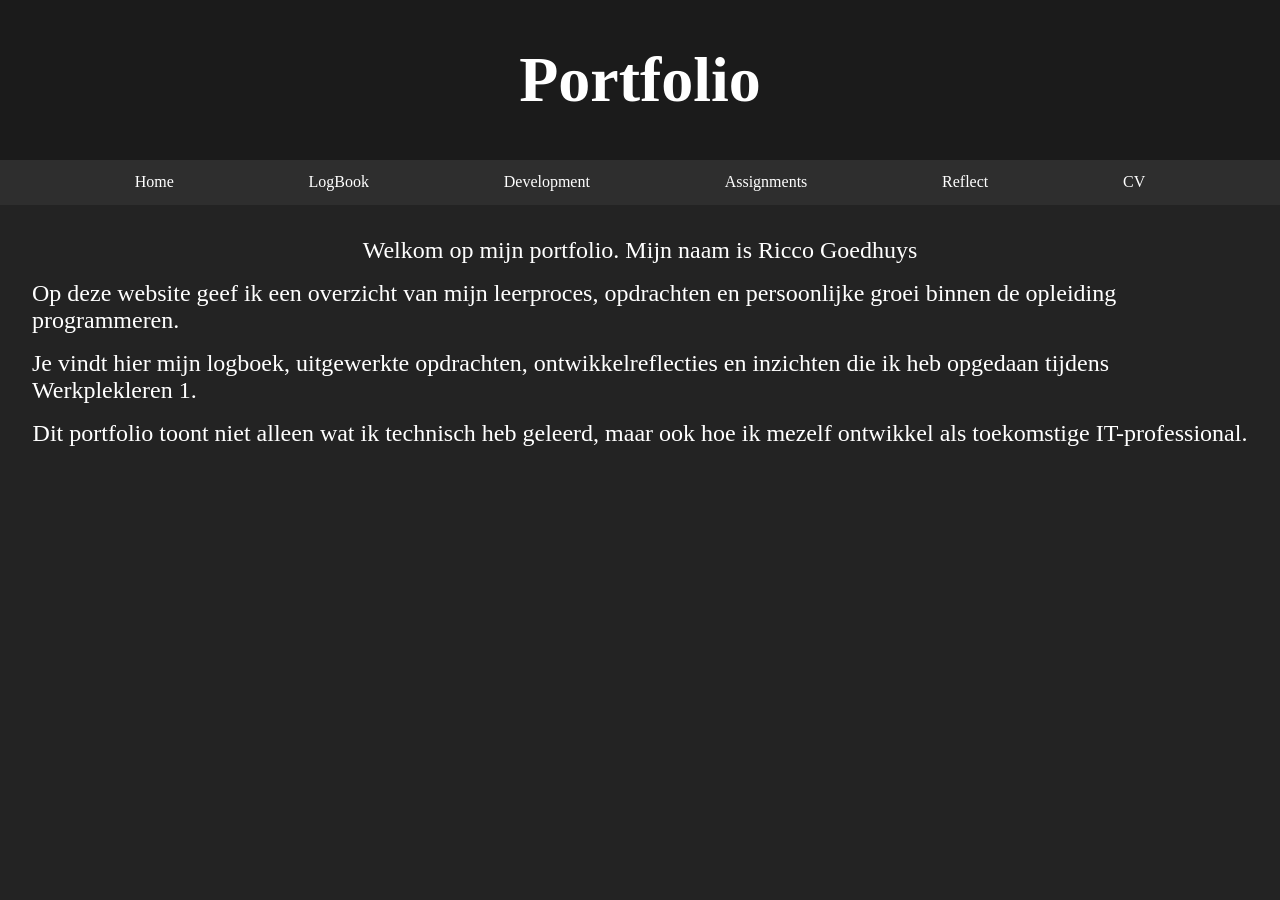
<file: index.html>
<!DOCTYPE html>

<html lang="nl">
<head>
<meta charset="UTF-8">
<meta name="viewport" content="width=device-width, initial-scale=1.0">
<title>Portfolio</title>
    <link rel="stylesheet" href="index.css">
    <link rel="stylesheet" href="home.css">
</head>
<body>
<header>
    <h1>Portfolio</h1>
</header>
<nav>
    <a href="index.html">Home</a>
    <a href="LogBook.html">LogBook</a>
    <a href="Develpment.html">Development</a>
    <a href="assignment.html">Assignments</a>
    <a href="reflect.html">Reflect</a>
    <a href="https://pxl-grpro-wpl1-2526.github.io/curriculum-vitae-Goedhuys-Ricco-Unbanned/" target="_blank">CV</a>
</nav>
<section>
<p>Welkom op mijn portfolio. Mijn naam is Ricco Goedhuys</p>
<p> Op deze website geef ik een overzicht van mijn leerproces,
    opdrachten en persoonlijke groei binnen de opleiding programmeren.</p>
<p>  Je vindt hier mijn logboek, uitgewerkte opdrachten, ontwikkelreflecties
    en inzichten die ik heb opgedaan tijdens Werkplekleren 1.</p>
<p>  Dit portfolio toont niet alleen wat ik technisch heb geleerd,
    maar ook hoe ik mezelf ontwikkel als toekomstige IT-professional.</p>
</section>
</body>
</html>
</file>
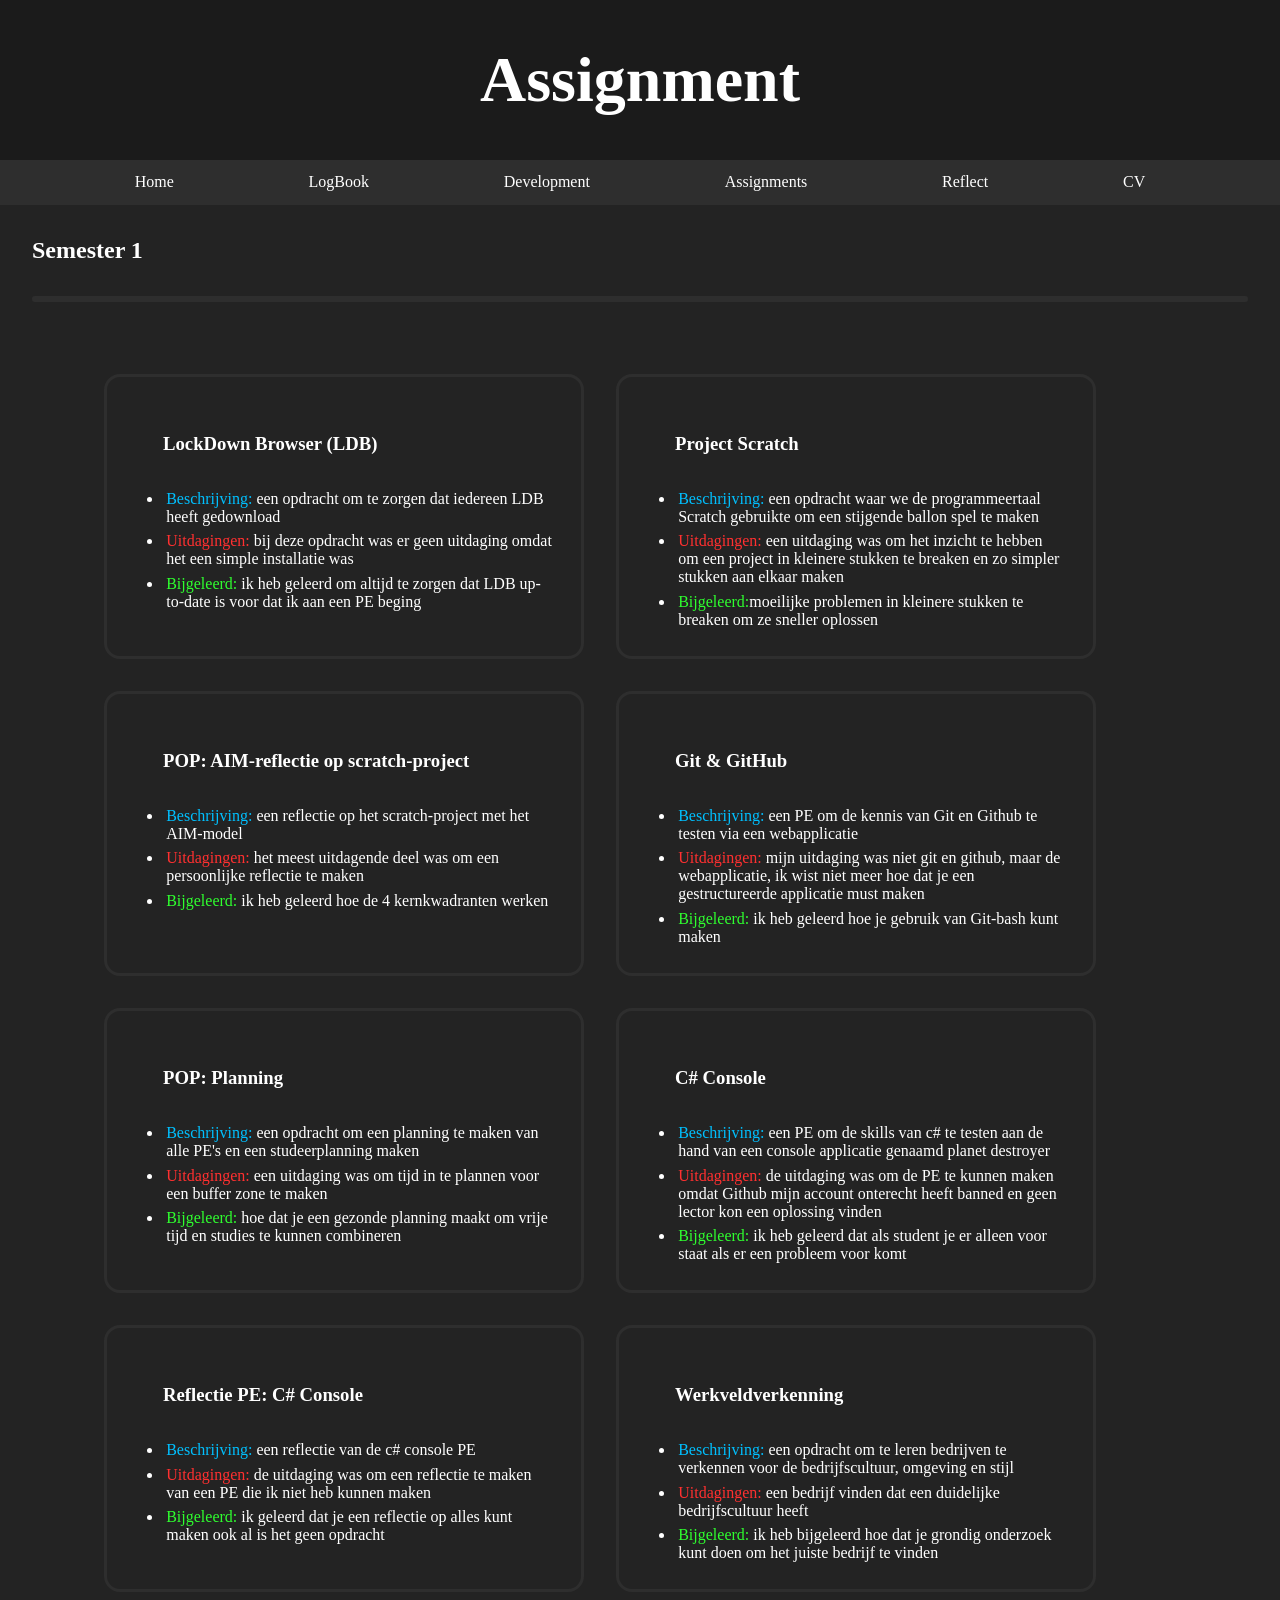
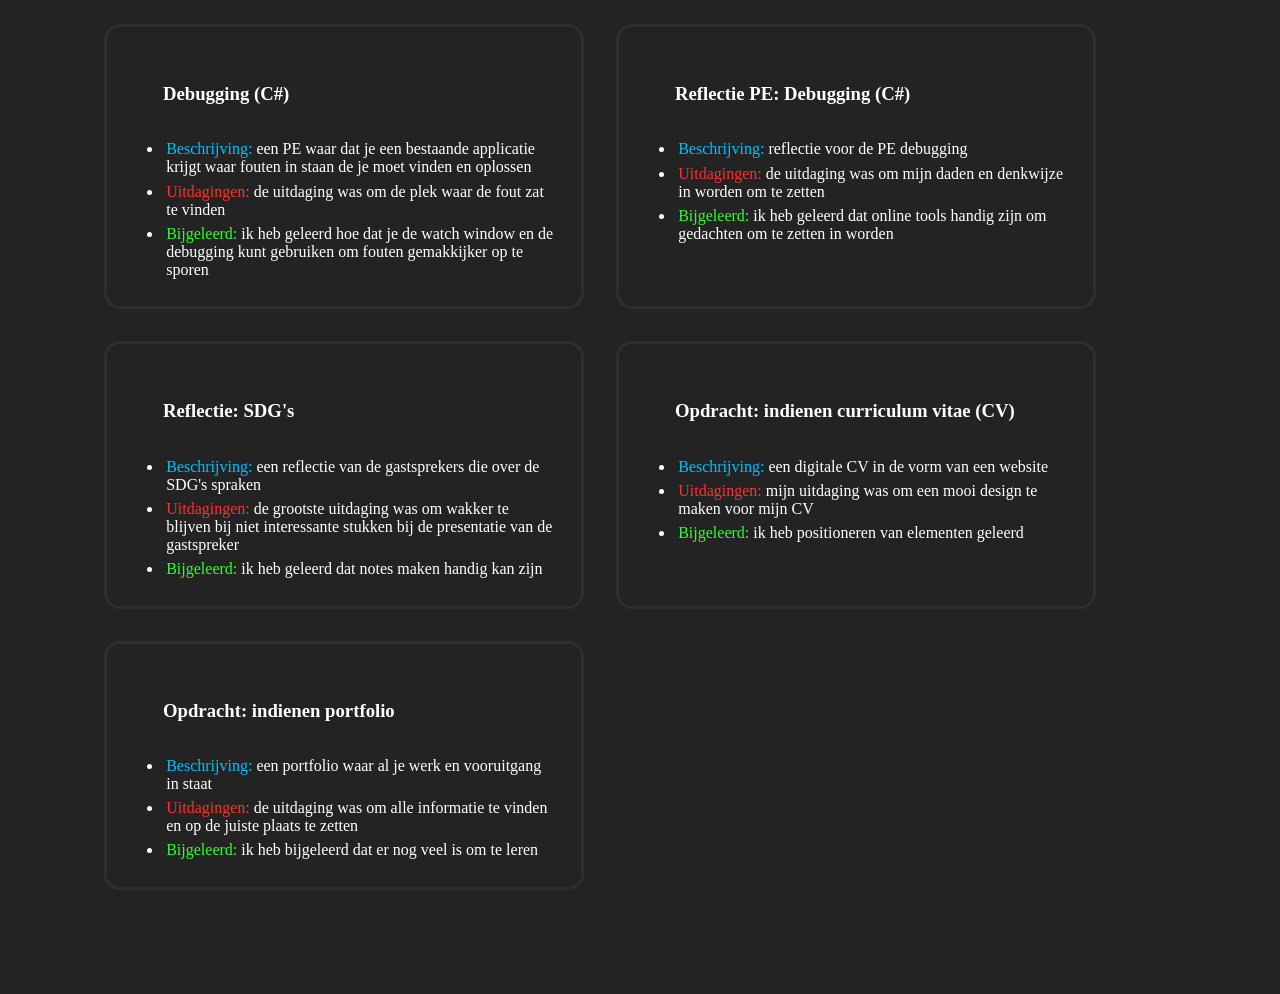
<file: assignment.html>
<!DOCTYPE html>
<html lang="en">
<head>
    <meta charset="UTF-8">
    <title>assignment</title>
    <link rel="stylesheet" href="index.css">
    <link rel="stylesheet" href="assignment.css">
    <!--    <link rel="stylesheet" href="reflect.css">-->
</head>
<body>
<header>
    <h1>Assignment</h1>
</header>
<nav>
    <a href="index.html">Home</a>
    <a href="LogBook.html">LogBook</a>
    <a href="Develpment.html">Development</a>
    <a href="assignment.html">Assignments</a>
    <a href="reflect.html">Reflect</a>
    <a href="https://pxl-grpro-wpl1-2526.github.io/curriculum-vitae-Goedhuys-Ricco-Unbanned/" target="_blank">CV</a>

</nav>
<main>
    <section>
    <h2>Semester 1</h2>
    <hr>
    <section id="section_semester_1">
    <div>
        <h3>LockDown Browser (LDB)</h3>
        <ul>
            <li><p><span class="spanBeschrijving">Beschrijving:</span> een opdracht om te zorgen dat iedereen LDB heeft gedownload</p></li>
            <li><p><span class="spanUitdagingen">Uitdagingen:</span> bij deze opdracht was er geen uitdaging omdat het een simple installatie was </p></li>
            <li><p><span class="spanBijgeleerd">Bijgeleerd:</span> ik heb geleerd om altijd te zorgen dat LDB up-to-date is voor dat ik aan een PE beging</p></li>
        </ul>
    </div><div>
    <h3>Project Scratch</h3>
    <ul>
        <li><p><span class="spanBeschrijving">Beschrijving:</span> een opdracht waar we de programmeertaal Scratch gebruikte om een stijgende ballon spel te maken  </p></li>
        <li><p><span class="spanUitdagingen">Uitdagingen:</span> een uitdaging was om het inzicht te hebben om een project in kleinere stukken te breaken en zo simpler stukken aan elkaar maken </p></li>
        <li><p><span class="spanBijgeleerd">Bijgeleerd:</span>moeilijke problemen in kleinere stukken te breaken om ze sneller oplossen </p></li>
    </ul>
</div><div>
        <h3>POP: AIM-reflectie op scratch-project</h3>
        <ul>
            <li><p><span class="spanBeschrijving">Beschrijving:</span> een reflectie op het scratch-project met het AIM-model </p></li>
            <li><p><span class="spanUitdagingen">Uitdagingen:</span> het meest uitdagende deel was om een persoonlijke reflectie te maken</p></li>
            <li><p><span class="spanBijgeleerd">Bijgeleerd:</span> ik heb geleerd hoe de 4 kernkwadranten werken</p></li>
        </ul>
    </div><div>
        <h3>Git & GitHub</h3>
        <ul>
            <li><p><span class="spanBeschrijving">Beschrijving:</span> een PE om de kennis van Git en Github te testen via een webapplicatie</p></li>
            <li><p><span class="spanUitdagingen">Uitdagingen:</span> mijn uitdaging was niet git en github, maar de webapplicatie, ik wist niet meer hoe dat je een gestructureerde applicatie must maken</p></li>
            <li><p><span class="spanBijgeleerd">Bijgeleerd:</span> ik heb geleerd hoe je gebruik van Git-bash kunt maken</p></li>
        </ul>
    </div><div>
        <h3>POP: Planning</h3>
        <ul>
            <li><p><span class="spanBeschrijving">Beschrijving:</span> een opdracht om een planning te maken van alle PE's en een studeerplanning maken </p></li>
            <li><p><span class="spanUitdagingen">Uitdagingen:</span> een uitdaging was om tijd in te plannen voor een buffer zone te maken</p></li>
            <li><p><span class="spanBijgeleerd">Bijgeleerd:</span> hoe dat je een gezonde planning maakt om vrije tijd en studies te kunnen combineren</p></li>
        </ul>
    </div><div>
        <h3>C# Console</h3>
        <ul>
            <li><p><span class="spanBeschrijving">Beschrijving:</span> een PE om de skills van c# te testen aan de hand van een console applicatie genaamd planet destroyer </p></li>
            <li><p><span class="spanUitdagingen">Uitdagingen:</span> de uitdaging was om de PE te kunnen maken omdat Github mijn account onterecht heeft banned en geen lector kon een oplossing vinden</p></li>
            <li><p><span class="spanBijgeleerd">Bijgeleerd:</span> ik heb geleerd dat als student je er alleen voor staat als er een probleem voor komt</p></li>
        </ul>
    </div><div>
        <h3>Reflectie PE: C# Console</h3>
        <ul>
            <li><p><span class="spanBeschrijving">Beschrijving:</span> een reflectie van de c# console PE</p></li>
            <li><p><span class="spanUitdagingen">Uitdagingen:</span> de uitdaging was om een reflectie te maken van een PE die ik niet heb kunnen maken </p></li>
            <li><p><span class="spanBijgeleerd">Bijgeleerd:</span> ik geleerd dat je een reflectie op alles kunt maken ook al is het geen opdracht  </p></li>
        </ul>
    </div><div>
        <h3>Werkveldverkenning</h3>
        <ul>
            <li><p><span class="spanBeschrijving">Beschrijving:</span> een opdracht om te leren bedrijven te verkennen voor de bedrijfscultuur, omgeving en stijl </p></li>
            <li><p><span class="spanUitdagingen">Uitdagingen:</span> een bedrijf vinden dat een duidelijke bedrijfscultuur heeft</p></li>
            <li><p><span class="spanBijgeleerd">Bijgeleerd:</span> ik heb bijgeleerd hoe dat je grondig onderzoek kunt doen om het juiste bedrijf te vinden </p></li>
        </ul>
    </div><div>
        <h3>Debugging (C#)</h3>
        <ul>
            <li><p><span class="spanBeschrijving">Beschrijving:</span> een PE waar dat je een bestaande applicatie krijgt waar fouten in staan de je moet vinden en oplossen </p></li>
            <li><p><span class="spanUitdagingen">Uitdagingen:</span> de uitdaging was om de plek waar de fout zat te vinden </p></li>
            <li><p><span class="spanBijgeleerd">Bijgeleerd:</span> ik heb geleerd hoe dat je de watch window en de debugging kunt gebruiken om fouten gemakkijker op te sporen </p></li>
        </ul>
    </div><div>
        <h3>Reflectie PE: Debugging (C#)</h3>
        <ul>
            <li><p><span class="spanBeschrijving">Beschrijving:</span> reflectie voor de PE debugging</p></li>
            <li><p><span class="spanUitdagingen">Uitdagingen:</span> de uitdaging was om mijn daden en denkwijze in worden om te zetten  </p></li>
            <li><p><span class="spanBijgeleerd">Bijgeleerd:</span> ik heb geleerd dat online tools handig zijn om gedachten om te zetten in worden </p></li>
        </ul>
    </div><div>
        <h3>Reflectie: SDG's</h3>
        <ul>
            <li><p><span class="spanBeschrijving">Beschrijving:</span> een reflectie van de gastsprekers die over de SDG's spraken </p></li>
            <li><p><span class="spanUitdagingen">Uitdagingen:</span> de grootste uitdaging was om wakker te blijven bij niet interessante stukken bij de presentatie van de gastspreker</p></li>
            <li><p><span class="spanBijgeleerd">Bijgeleerd:</span> ik heb geleerd dat notes maken handig kan zijn </p></li>
        </ul>
    </div><div>
        <h3>Opdracht: indienen curriculum vitae (CV)</h3>
        <ul>
            <li><p><span class="spanBeschrijving">Beschrijving:</span> een digitale CV in de vorm van een website </p></li>
            <li><p><span class="spanUitdagingen">Uitdagingen:</span> mijn uitdaging was om een mooi design te maken voor mijn CV</p></li>
            <li><p><span class="spanBijgeleerd">Bijgeleerd:</span> ik heb positioneren van elementen geleerd</p></li>
        </ul>
    </div><div>
        <h3>Opdracht: indienen portfolio</h3>
        <ul>
            <li><p><span class="spanBeschrijving">Beschrijving:</span> een portfolio waar al je werk en vooruitgang in staat </p></li>
            <li><p><span class="spanUitdagingen">Uitdagingen:</span> de uitdaging was om alle informatie te vinden en op de juiste plaats te zetten </p></li>
            <li><p><span class="spanBijgeleerd">Bijgeleerd:</span> ik heb bijgeleerd dat er nog veel is om te leren </p></li>
        </ul>
    </div>

    </section>
    </section>
</main>
</body>
</html>
</file>
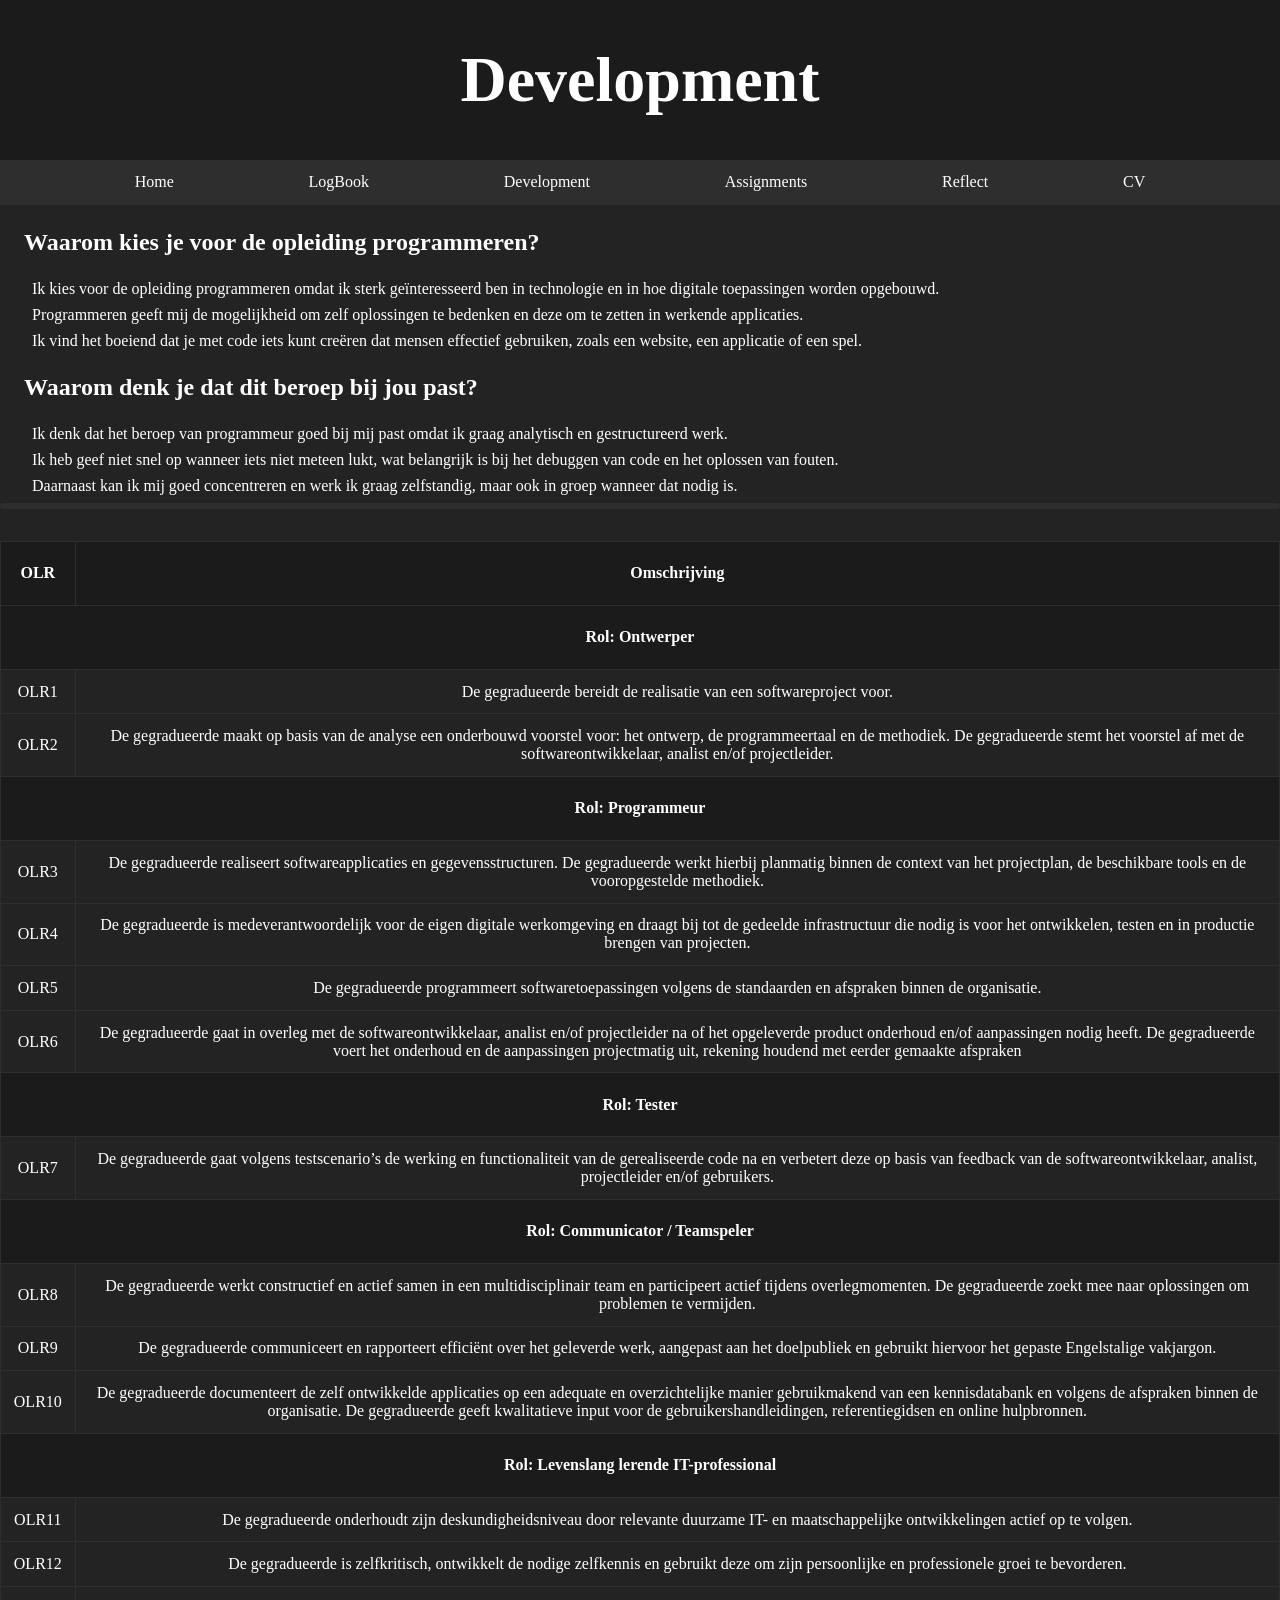
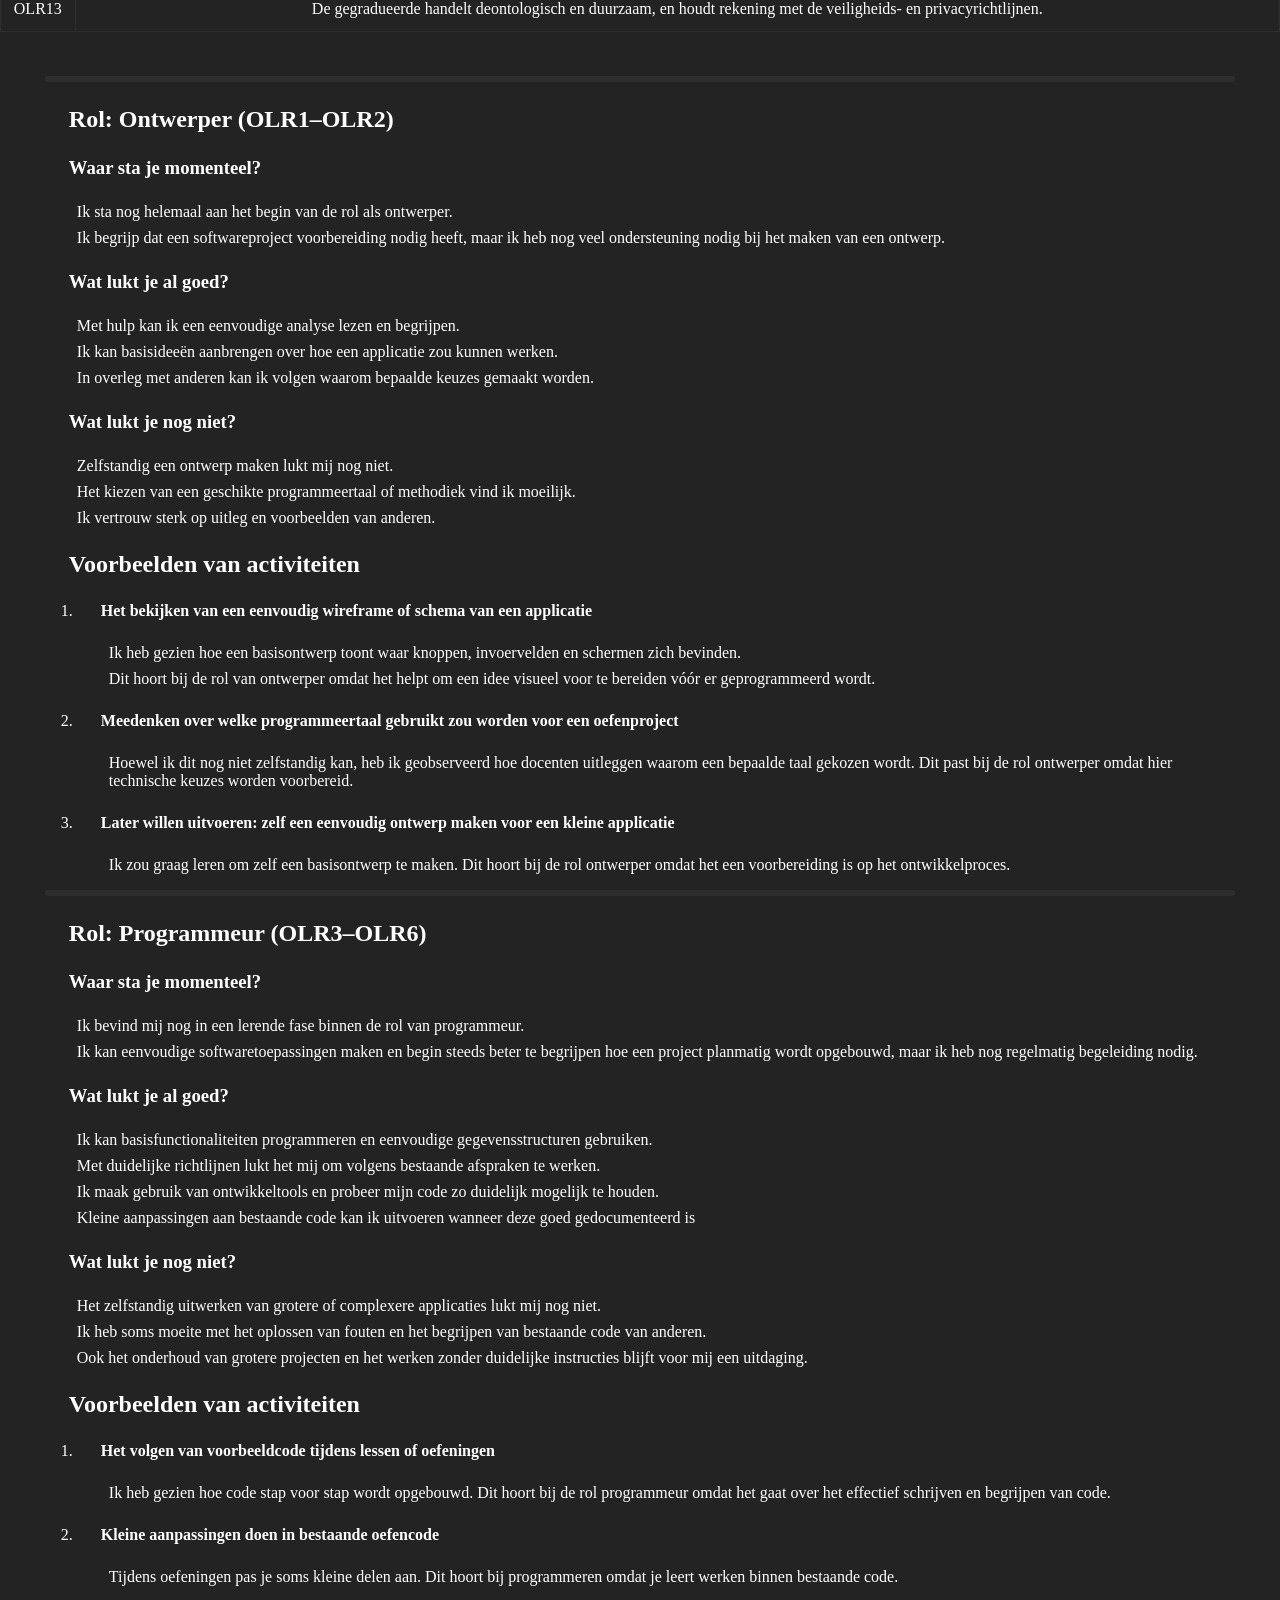
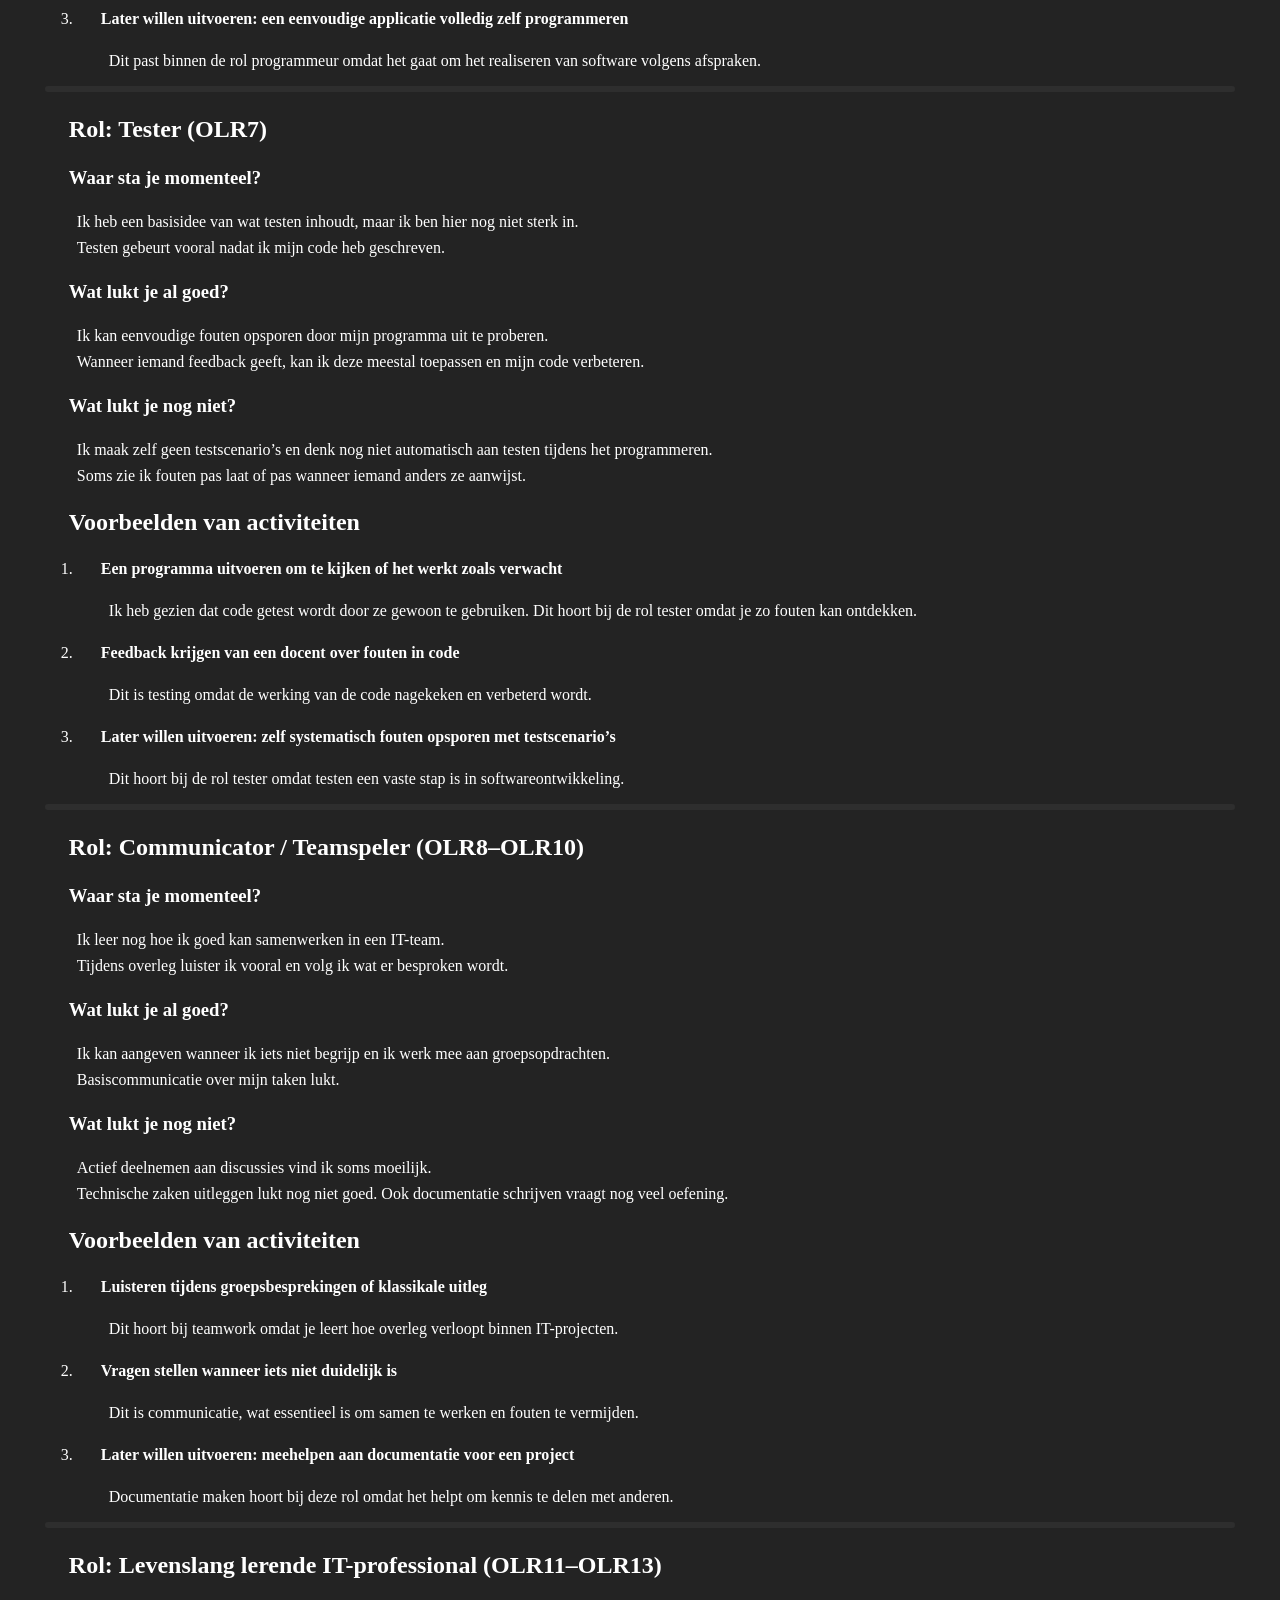
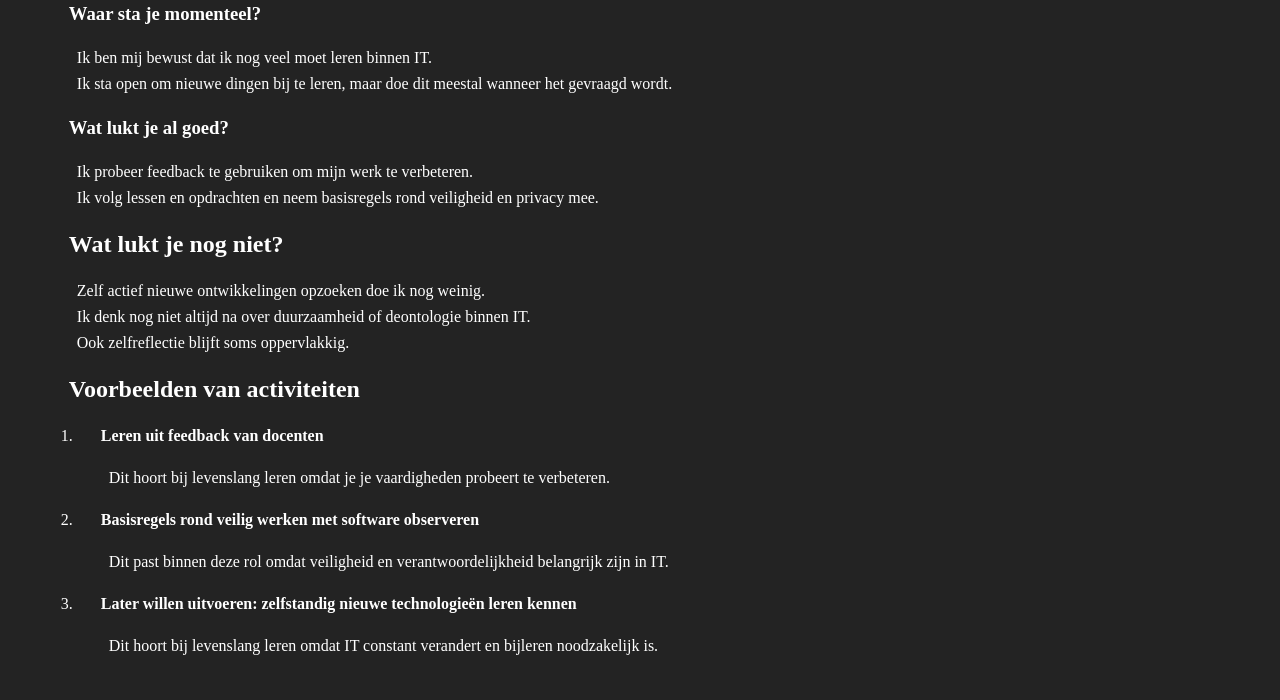
<file: Develpment.html>
<!DOCTYPE html>
<html lang="en">
<head>
    <meta charset="UTF-8">
    <title>Development</title>
    <link rel="stylesheet" href="index.css">
    <link rel="stylesheet" href="develpment.css">
</head>
<body>
<header>
    <h1>Development</h1>
</header>
<nav>
    <a href="index.html">Home</a>
    <a href="LogBook.html">LogBook</a>
    <a href="Develpment.html">Development</a>
    <a href="assignment.html">Assignments</a>
    <a href="reflect.html">Reflect</a>
    <a href="https://pxl-grpro-wpl1-2526.github.io/curriculum-vitae-Goedhuys-Ricco-Unbanned/" target="_blank">CV</a>

</nav>
<main>
   <h2>Waarom kies je voor de opleiding programmeren?</h2>
    <p>Ik kies voor de opleiding programmeren omdat
        ik sterk geïnteresseerd ben in technologie en
        in hoe digitale toepassingen worden opgebouwd.</p>
    <p>Programmeren geeft mij de mogelijkheid om zelf
        oplossingen te bedenken en deze om te zetten in werkende applicaties.</p>
    <p>Ik vind het boeiend dat je met code iets kunt
        creëren dat mensen effectief gebruiken,
        zoals een website, een applicatie of een spel.</p>
    <h2>Waarom denk je dat dit beroep bij jou past?</h2>
    <p>Ik denk dat het beroep van programmeur goed
        bij mij past omdat ik graag analytisch en gestructureerd werk.</p>
    <p>Ik heb geef niet snel op wanneer iets niet meteen lukt,
        wat belangrijk is bij het debuggen van code en het oplossen van fouten.</p>
    <p>Daarnaast kan ik mij goed concentreren en werk ik graag zelfstandig,
        maar ook in groep wanneer dat nodig is.</p>
    <hr>
    <table>
        <tr>
            <th>OLR</th>
            <th>Omschrijving</th>
        </tr>
        <tr>
            <th colspan="2">Rol: Ontwerper</th>
        </tr><tr>
        <td>OLR1</td>
        <td>De gegradueerde bereidt de realisatie van een softwareproject voor.</td>
    </tr><tr>
        <td>OLR2</td>
        <td>De gegradueerde maakt op basis van de analyse een onderbouwd voorstel voor: het ontwerp, de programmeertaal en de methodiek.
            De gegradueerde stemt het voorstel af met de softwareontwikkelaar, analist en/of projectleider.</td>
    </tr><tr>
        <th colspan="2">Rol: Programmeur</th>
    </tr><tr>
        <td>OLR3</td>
        <td>De gegradueerde realiseert softwareapplicaties en gegevensstructuren. De gegradueerde werkt hierbij planmatig binnen de context van het projectplan, de beschikbare tools en de vooropgestelde methodiek.</td>
    </tr><tr>
        <td>OLR4</td>
        <td>De gegradueerde is medeverantwoordelijk voor de eigen digitale werkomgeving en draagt bij tot de gedeelde infrastructuur die nodig is voor het ontwikkelen, testen en in productie brengen van projecten.</td>
    </tr><tr>
        <td>OLR5</td>
        <td>De gegradueerde programmeert softwaretoepassingen volgens de standaarden en afspraken binnen de organisatie.</td>
    </tr><tr>
        <td>OLR6</td>
        <td>De gegradueerde gaat in overleg met de softwareontwikkelaar, analist en/of projectleider na of het opgeleverde product onderhoud en/of aanpassingen nodig heeft. De gegradueerde voert het onderhoud en de aanpassingen projectmatig uit, rekening houdend met eerder gemaakte afspraken</td>
    </tr><tr>
        <th colspan="2">Rol: Tester</th>
    </tr><tr>
        <td>OLR7</td>
        <td>De gegradueerde gaat volgens testscenario’s de werking en functionaliteit van de gerealiseerde code na en verbetert deze op basis van feedback van de softwareontwikkelaar, analist, projectleider en/of gebruikers.</td>
    </tr><tr>
        <th colspan="2">Rol: Communicator / Teamspeler</th>
    </tr><tr>
        <td>OLR8</td>
        <td>De gegradueerde werkt constructief en actief samen in een multidisciplinair team en participeert actief tijdens overlegmomenten. De gegradueerde zoekt mee naar oplossingen om problemen te vermijden.</td>
    </tr><tr>
        <td>OLR9</td>
        <td>De gegradueerde communiceert en rapporteert efficiënt over het geleverde werk, aangepast aan het doelpubliek en gebruikt hiervoor het gepaste Engelstalige vakjargon.</td>
    </tr><tr>
        <td>OLR10</td>
        <td>De gegradueerde documenteert de zelf ontwikkelde applicaties op een adequate en overzichtelijke manier gebruikmakend van een kennisdatabank en volgens de afspraken binnen de organisatie. De gegradueerde geeft kwalitatieve input voor de gebruikershandleidingen, referentiegidsen en online hulpbronnen.</td>
    </tr><tr>
        <th colspan="2">Rol: Levenslang lerende IT-professional</th>
    </tr><tr>
        <td>OLR11</td>
        <td>De gegradueerde onderhoudt zijn deskundigheidsniveau door relevante duurzame IT- en maatschappelijke ontwikkelingen actief op te volgen.</td>
    </tr><tr>
        <td>OLR12</td>
        <td>De gegradueerde is zelfkritisch, ontwikkelt de nodige zelfkennis en gebruikt deze om zijn persoonlijke en professionele groei te bevorderen.</td>
    </tr><tr>
        <td>OLR13</td>
        <td>De gegradueerde handelt deontologisch en duurzaam, en houdt rekening met de veiligheids- en privacyrichtlijnen.</td>
    </tr>
    </table>
    <div>
        <hr>
    <h2>Rol: Ontwerper (OLR1–OLR2)</h2>
    <h3>Waar sta je momenteel?</h3>
    <p>Ik sta nog helemaal aan het begin van de rol als ontwerper.</p>
    <p>Ik begrijp dat een softwareproject voorbereiding nodig heeft,
        maar ik heb nog veel ondersteuning nodig bij het maken van een ontwerp.</p>
    <h3>Wat lukt je al goed?</h3>
    <p>Met hulp kan ik een eenvoudige analyse lezen en begrijpen.</p>
    <p>Ik kan basisideeën aanbrengen over hoe een applicatie zou kunnen werken.</p>
    <p> In overleg met anderen kan ik volgen waarom bepaalde keuzes gemaakt worden.</p>
    <h3>Wat lukt je nog niet?</h3>
    <p>Zelfstandig een ontwerp maken lukt mij nog niet.</p>
    <p> Het kiezen van een geschikte programmeertaal of methodiek vind ik moeilijk. </p>
    <p>Ik vertrouw sterk op uitleg en voorbeelden van anderen.</p>
    <h2>Voorbeelden van activiteiten</h2>
    <ol>
        <li><h4>Het bekijken van een eenvoudig wireframe of schema van een applicatie</h4>
            <P>Ik heb gezien hoe een basisontwerp toont waar knoppen, invoervelden en schermen zich bevinden.</p>
            <p> Dit hoort bij de rol van ontwerper omdat het helpt om een idee visueel voor te
                bereiden vóór er geprogrammeerd wordt.</P>
        </li>
        <li><h4>Meedenken over welke programmeertaal gebruikt zou worden voor een oefenproject</h4>
            <P>Hoewel ik dit nog niet zelfstandig kan, heb ik geobserveerd hoe docenten uitleggen waarom een bepaalde taal gekozen wordt. Dit past bij de rol ontwerper omdat hier technische keuzes worden voorbereid.</P>
        </li>
        <li><h4>Later willen uitvoeren: zelf een eenvoudig ontwerp maken voor een kleine applicatie</h4>
            <P>Ik zou graag leren om zelf een basisontwerp te maken. Dit hoort bij de rol ontwerper omdat het een voorbereiding is op het ontwikkelproces.</P>
        </li>
    </ol>
<hr>
    <h2>Rol: Programmeur (OLR3–OLR6)</h2>
    <h3>Waar sta je momenteel?</h3>
    <p>Ik bevind mij nog in een lerende fase binnen de rol van programmeur.</p>
    <p> Ik kan eenvoudige softwaretoepassingen maken
        en begin steeds beter te begrijpen hoe een project planmatig wordt opgebouwd,
        maar ik heb nog regelmatig begeleiding nodig.</p>
    <h3>Wat lukt je al goed?</h3>
    <p>Ik kan basisfunctionaliteiten programmeren en eenvoudige gegevensstructuren gebruiken. </p>
    <p>Met duidelijke richtlijnen lukt het mij om volgens bestaande afspraken te werken.</p>
    <p> Ik maak gebruik van ontwikkeltools en probeer mijn code zo duidelijk mogelijk te houden.</p>
    <p> Kleine aanpassingen aan bestaande code kan ik uitvoeren wanneer deze goed
        gedocumenteerd is</p>
    <h3>Wat lukt je nog niet?</h3>
    <p>Het zelfstandig uitwerken van grotere of complexere applicaties lukt mij nog niet.</p>
    <p> Ik heb soms moeite met het oplossen van fouten en het begrijpen van bestaande code van anderen.</p>
    <p> Ook het onderhoud van grotere projecten en het
        werken zonder duidelijke instructies blijft voor mij een uitdaging.</p>
    <h2>Voorbeelden van activiteiten</h2>
    <ol>
        <li><h4>Het volgen van voorbeeldcode tijdens lessen of oefeningen</h4>
            <P>Ik heb gezien hoe code stap voor stap wordt opgebouwd. Dit hoort bij de rol programmeur omdat het gaat over het effectief schrijven en begrijpen van code.</P>
        </li>
        <li><h4>Kleine aanpassingen doen in bestaande oefencode</h4>
            <P>Tijdens oefeningen pas je soms kleine delen aan. Dit hoort bij programmeren omdat je leert werken binnen bestaande code.</P>
        </li>
        <li><h4>Later willen uitvoeren: een eenvoudige applicatie volledig zelf programmeren</h4>
            <P>Dit past binnen de rol programmeur omdat het gaat om het realiseren van software volgens afspraken.</P>
        </li>
    </ol>
<hr>
    <h2>Rol: Tester (OLR7)</h2>
    <h3>Waar sta je momenteel?</h3>
    <p>Ik heb een basisidee van wat testen inhoudt, maar ik ben hier nog niet sterk in.</p>
    <p> Testen gebeurt vooral nadat ik mijn code heb geschreven.</p>
    <h3>Wat lukt je al goed?</h3>
    <p>Ik kan eenvoudige fouten opsporen door mijn programma uit te proberen.</p>
    <p> Wanneer iemand feedback geeft, kan ik deze meestal toepassen en mijn code verbeteren.</p>
    <h3>Wat lukt je nog niet?</h3>
    <p>Ik maak zelf geen testscenario’s en denk nog niet automatisch
        aan testen tijdens het programmeren.</p>
    <p> Soms zie ik fouten pas laat of pas wanneer iemand anders ze aanwijst.</p>
    <h2>Voorbeelden van activiteiten</h2>
    <ol>
        <li><h4>Een programma uitvoeren om te kijken of het werkt zoals verwacht</h4>
            <P>Ik heb gezien dat code getest wordt door ze gewoon te gebruiken. Dit hoort bij de rol tester omdat je zo fouten kan ontdekken.</P>
        </li>
        <li><h4>Feedback krijgen van een docent over fouten in code</h4>
            <P>Dit is testing omdat de werking van de code nagekeken en verbeterd wordt.</P>
        </li>
        <li><h4>Later willen uitvoeren: zelf systematisch fouten opsporen met testscenario’s</h4>
            <P>Dit hoort bij de rol tester omdat testen een vaste stap is in softwareontwikkeling.</P>
        </li>
    </ol>
<hr>
    <h2>Rol: Communicator / Teamspeler (OLR8–OLR10)</h2>
    <h3>Waar sta je momenteel?</h3>
    <p>Ik leer nog hoe ik goed kan samenwerken in een IT-team.</p>
    <p> Tijdens overleg luister ik vooral en volg ik wat er besproken wordt.</p>
    <h3>Wat lukt je al goed?</h3>
    <p>Ik kan aangeven wanneer ik iets niet begrijp en ik werk mee aan groepsopdrachten.</p>
    <p> Basiscommunicatie over mijn taken lukt.</p>
    <h3>Wat lukt je nog niet?</h3>
    <p>Actief deelnemen aan discussies vind ik soms moeilijk.</p>
    <p> Technische zaken uitleggen lukt nog niet goed. Ook documentatie schrijven
        vraagt nog veel oefening.</p>
    <h2>Voorbeelden van activiteiten</h2>
    <ol>
        <li><h4>Luisteren tijdens groepsbesprekingen of klassikale uitleg</h4>
            <P>Dit hoort bij teamwork omdat je leert hoe overleg verloopt binnen IT-projecten.</P>
        </li>
        <li><h4>Vragen stellen wanneer iets niet duidelijk is</h4>
            <P>Dit is communicatie, wat essentieel is om samen te werken en fouten te vermijden.</P>
        </li>
        <li><h4>Later willen uitvoeren: meehelpen aan documentatie voor een project</h4>
            <P>Documentatie maken hoort bij deze rol omdat het helpt om kennis te delen met anderen.</P>
        </li>
    </ol>
<hr>
    <h2>Rol: Levenslang lerende IT-professional (OLR11–OLR13)</h2>
    <h3>Waar sta je momenteel?</h3>
    <p>Ik ben mij bewust dat ik nog veel moet leren binnen IT.</p>
    <p> Ik sta open om nieuwe dingen bij te leren,
        maar doe dit meestal wanneer het gevraagd wordt.</p>
    <h3>Wat lukt je al goed?</h3>
    <p>Ik probeer feedback te gebruiken om mijn werk te verbeteren.</p>
    <p> Ik volg lessen en opdrachten en neem basisregels rond veiligheid en privacy mee.</p>
    <h2>Wat lukt je nog niet?</h2>
    <p>Zelf actief nieuwe ontwikkelingen opzoeken doe ik nog weinig.</p>
    <p> Ik denk nog niet altijd na over duurzaamheid of deontologie binnen IT.</p>
    <p> Ook zelfreflectie blijft soms oppervlakkig.</p>
    <h2>Voorbeelden van activiteiten</h2>
    <ol>
        <li><h4>Leren uit feedback van docenten</h4>
            <P>Dit hoort bij levenslang leren omdat je je vaardigheden probeert te verbeteren.</P>
        </li>
        <li><h4>Basisregels rond veilig werken met software observeren</h4>
            <P>Dit past binnen deze rol omdat veiligheid en verantwoordelijkheid belangrijk zijn in IT.</P>
        </li>
        <li><h4>Later willen uitvoeren: zelfstandig nieuwe technologieën leren kennen</h4>
            <P>Dit hoort bij levenslang leren omdat IT constant verandert en bijleren noodzakelijk is.</P>
        </li>
    </ol>
    </div>
</main>
</body>
</html>
</file>
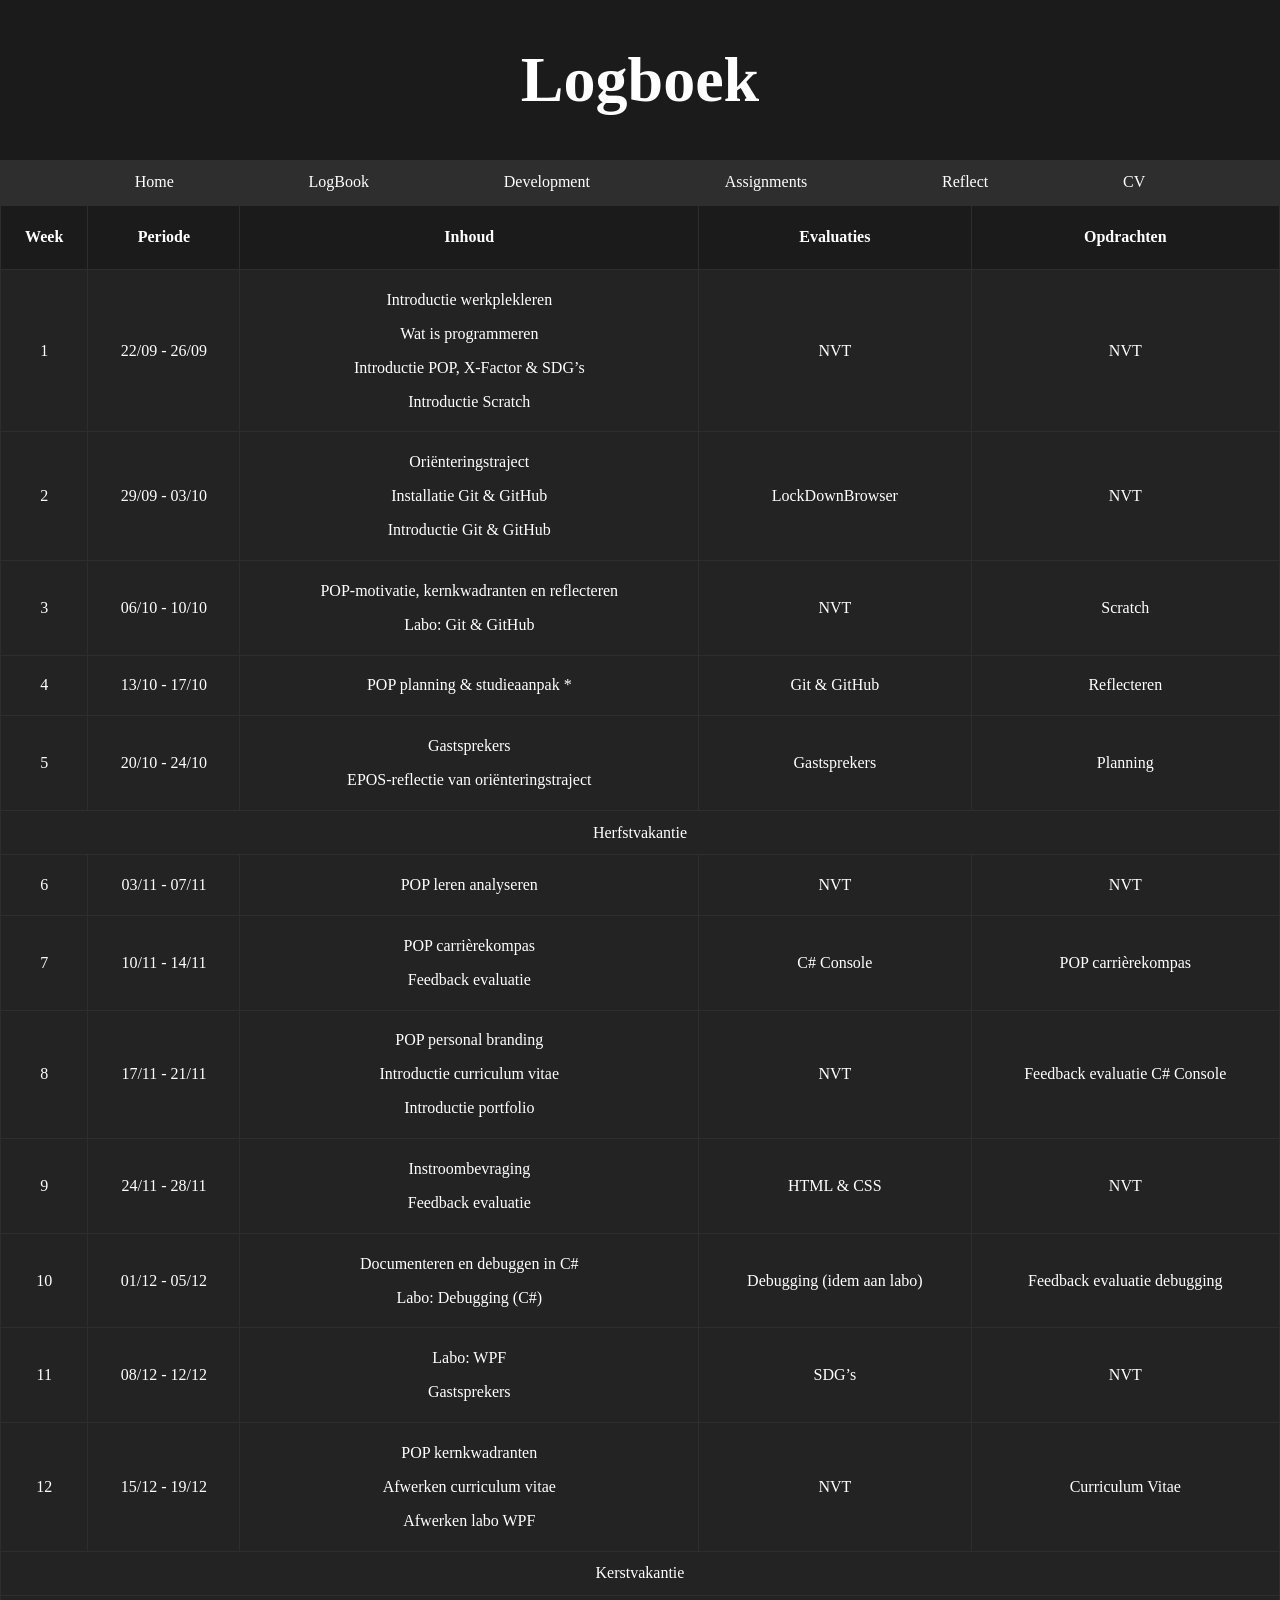
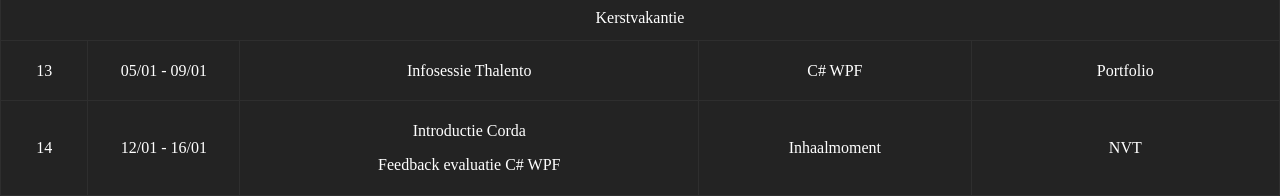
<file: LogBook.html>
<!DOCTYPE html>
<html lang="en">
<head>
    <meta charset="UTF-8">
    <title>Log</title>
  <link rel="stylesheet" href="index.css">
    <link rel="stylesheet" href="logbook.css">
</head>
<body>
<header>
    <h1>Logboek</h1>
</header>
<nav>
    <a href="index.html">Home</a>
    <a href="LogBook.html">LogBook</a>
    <a href="Develpment.html">Development</a>
    <a href="assignment.html">Assignments</a>
    <a href="reflect.html">Reflect</a>
    <a href="https://pxl-grpro-wpl1-2526.github.io/curriculum-vitae-Goedhuys-Ricco-Unbanned/" target="_blank">CV</a>
</nav>
<main>
    <table>
        <tr>
            <th>Week</th>
            <th>Periode</th>
            <th>Inhoud</th>
            <th>Evaluaties</th>
            <th>Opdrachten</th>
        </tr><tr>
            <td>1</td>
            <td>22/09 - 26/09</td>
            <td>
                <ul>
                <li>Introductie werkplekleren</li>
                <li>Wat is programmeren</li>
                <li>Introductie POP, X-Factor & SDG’s</li>
                <li>Introductie Scratch</li>
                </ul>
            </td>
            <td>NVT</td>
            <td>NVT</td>
        </tr><tr>
            <td>2</td>
            <td>29/09 - 03/10</td>
            <td><ul>
                <li>Oriënteringstraject</li>
                <li>Installatie Git & GitHub</li>
                <li>Introductie Git & GitHub</li>
            </ul></td>
            <td>LockDownBrowser</td>
            <td>NVT</td>
        </tr><tr>
            <td>3</td>
            <td>06/10 - 10/10</td>
            <td><ul>
                <li>POP-motivatie, kernkwadranten en reflecteren</li>
                <li>Labo: Git & GitHub</li>
            </ul></td>
            <td>NVT</td>
            <td>Scratch</td>
        </tr><tr>
            <td>4</td>
            <td>13/10 - 17/10</td>
            <td><ul>
                <li>POP planning & studieaanpak *</li>
            </ul></td>
            <td>Git & GitHub</td>
            <td>Reflecteren</td>
        </tr><tr>
            <td>5</td>
            <td>20/10 - 24/10</td>
            <td><ul>
                <li>Gastsprekers</li>
                <li>EPOS-reflectie van oriënteringstraject</li>
            </ul></td>
            <td>Gastsprekers</td>
            <td>Planning</td>
        </tr><tr>
            <td colspan="5">Herfstvakantie</td>
        </tr><tr>
            <td>6</td>
            <td>03/11 - 07/11</td>
            <td><ul>
                <li>POP leren analyseren</li>
            </ul></td>
            <td>NVT</td>
            <td>NVT</td>
        </tr><tr>
            <td>7</td>
            <td>10/11 - 14/11</td>
            <td><ul>
                <li>POP carrièrekompas</li>
                <li>Feedback evaluatie</li>
            </ul></td>
            <td>C# Console</td>
            <td>POP carrièrekompas</td>
        </tr><tr>
            <td>8</td>
            <td>17/11 - 21/11</td>
            <td><ul>
                <li>POP personal branding</li>
                <li>Introductie curriculum vitae</li>
                <li>Introductie portfolio</li>
            </ul></td>
            <td>NVT</td>
            <td>Feedback evaluatie C# Console</td>
        </tr><tr>
            <td>9</td>
            <td>24/11 - 28/11</td>
            <td><ul>
                <li>Instroombevraging</li>
                <li>Feedback evaluatie</li>
            </ul></td>
            <td>HTML & CSS</td>
            <td>NVT</td>
        </tr><tr>
            <td>10</td>
            <td>01/12 - 05/12</td>
            <td><ul>
                <li>Documenteren en debuggen in C#</li>
                <li>Labo: Debugging (C#)</li>
            </ul></td>
            <td>Debugging (idem aan labo)</td>
            <td>Feedback evaluatie debugging</td>
        </tr><tr>
            <td>11</td>
            <td>08/12 - 12/12</td>
            <td><ul>
                <li>Labo: WPF</li>
                <li>Gastsprekers</li>
            </ul></td>
            <td>SDG’s</td>
            <td>NVT</td>
        </tr><tr>
            <td>12</td>
            <td>15/12 - 19/12</td>
            <td><ul>
                <li>POP kernkwadranten</li>
                <li>Afwerken curriculum vitae</li>
                <li>Afwerken labo WPF</li>
            </ul></td>
            <td>NVT</td>
            <td>Curriculum Vitae</td>
        </tr><tr>
            <td colspan="5">Kerstvakantie</td>
        </tr><tr>
            <td colspan="5">Kerstvakantie</td>
        </tr><tr>
            <td>13</td>
            <td>05/01 - 09/01</td>
            <td><ul>
                <li>Infosessie Thalento</li>
            </ul></td>
            <td>C# WPF</td>
            <td>Portfolio</td>
        </tr><tr>
            <td>14</td>
            <td>12/01 - 16/01</td>
            <td><ul>
                <li>Introductie Corda</li>
                <li>Feedback evaluatie C# WPF</li>
            </ul></td>
            <td>Inhaalmoment</td>
            <td>NVT</td>
        </tr>
    </table>
</main>
</body>
</html>
</file>
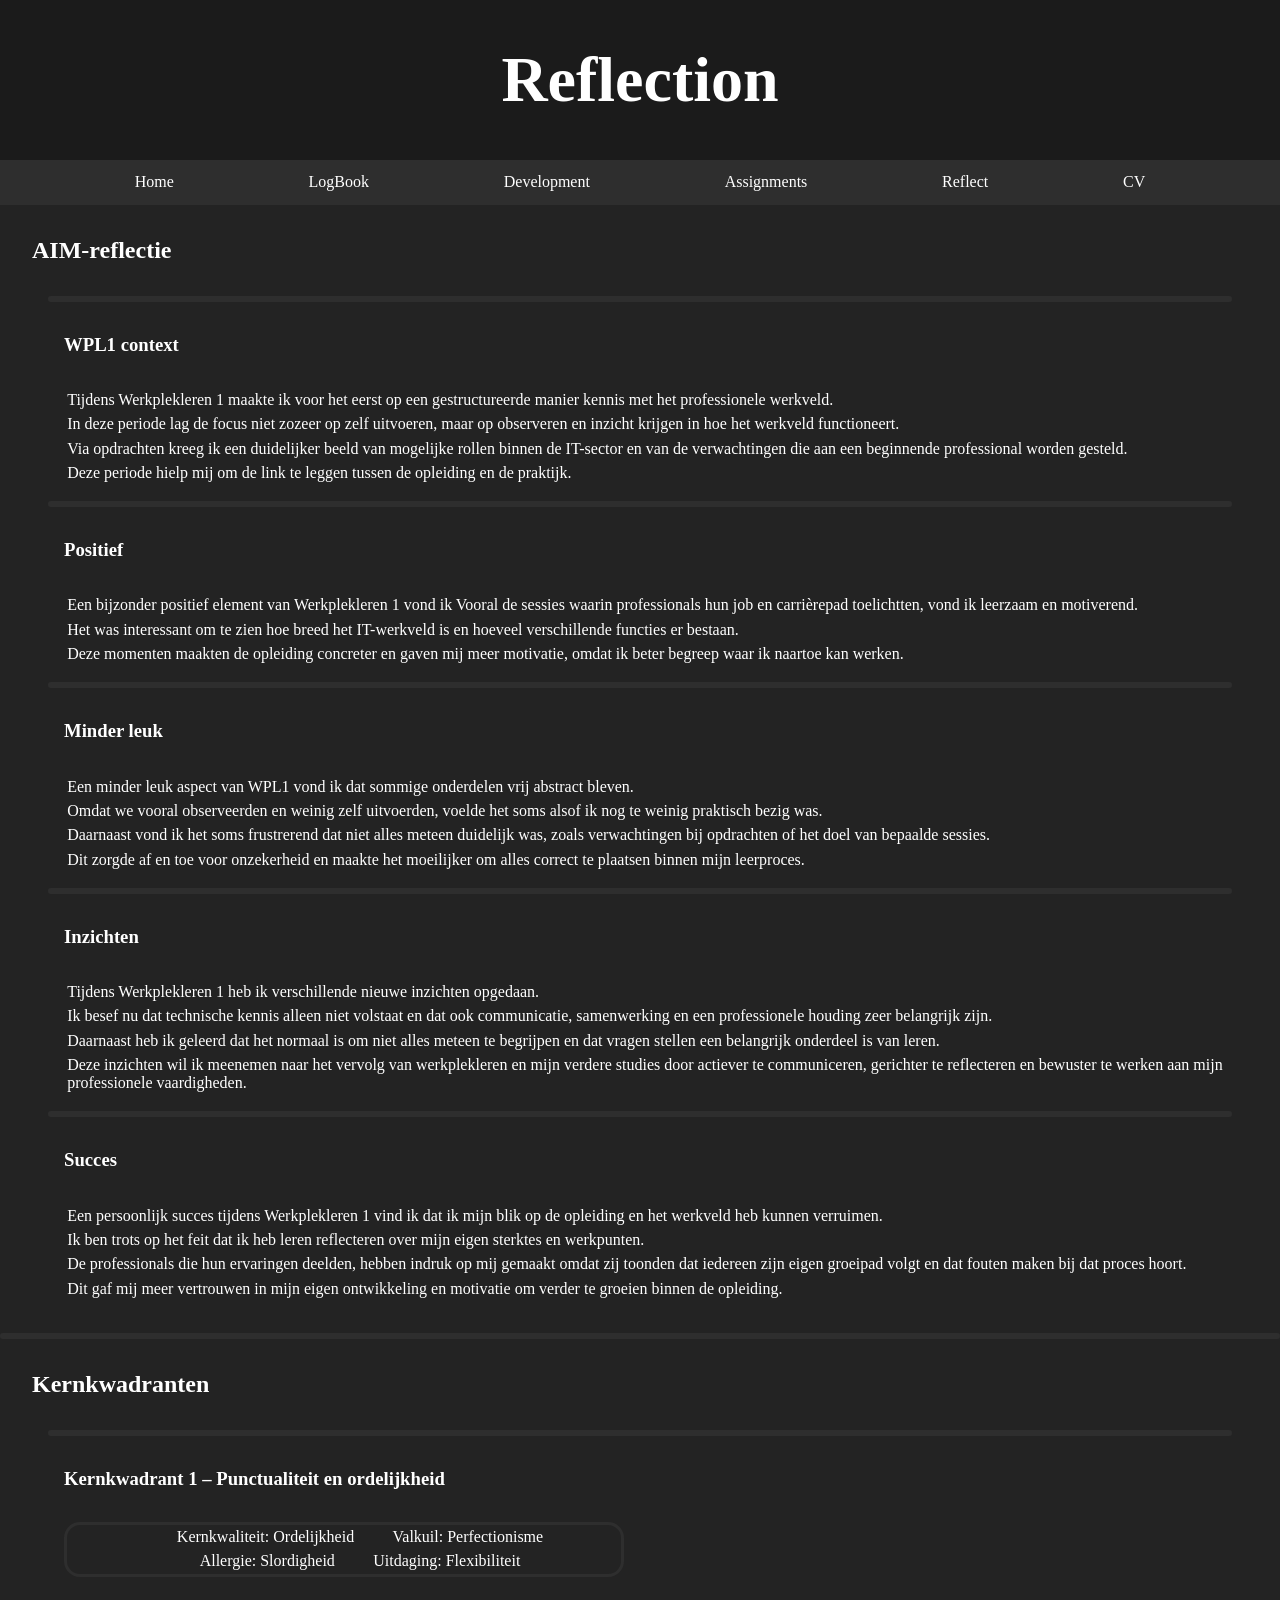
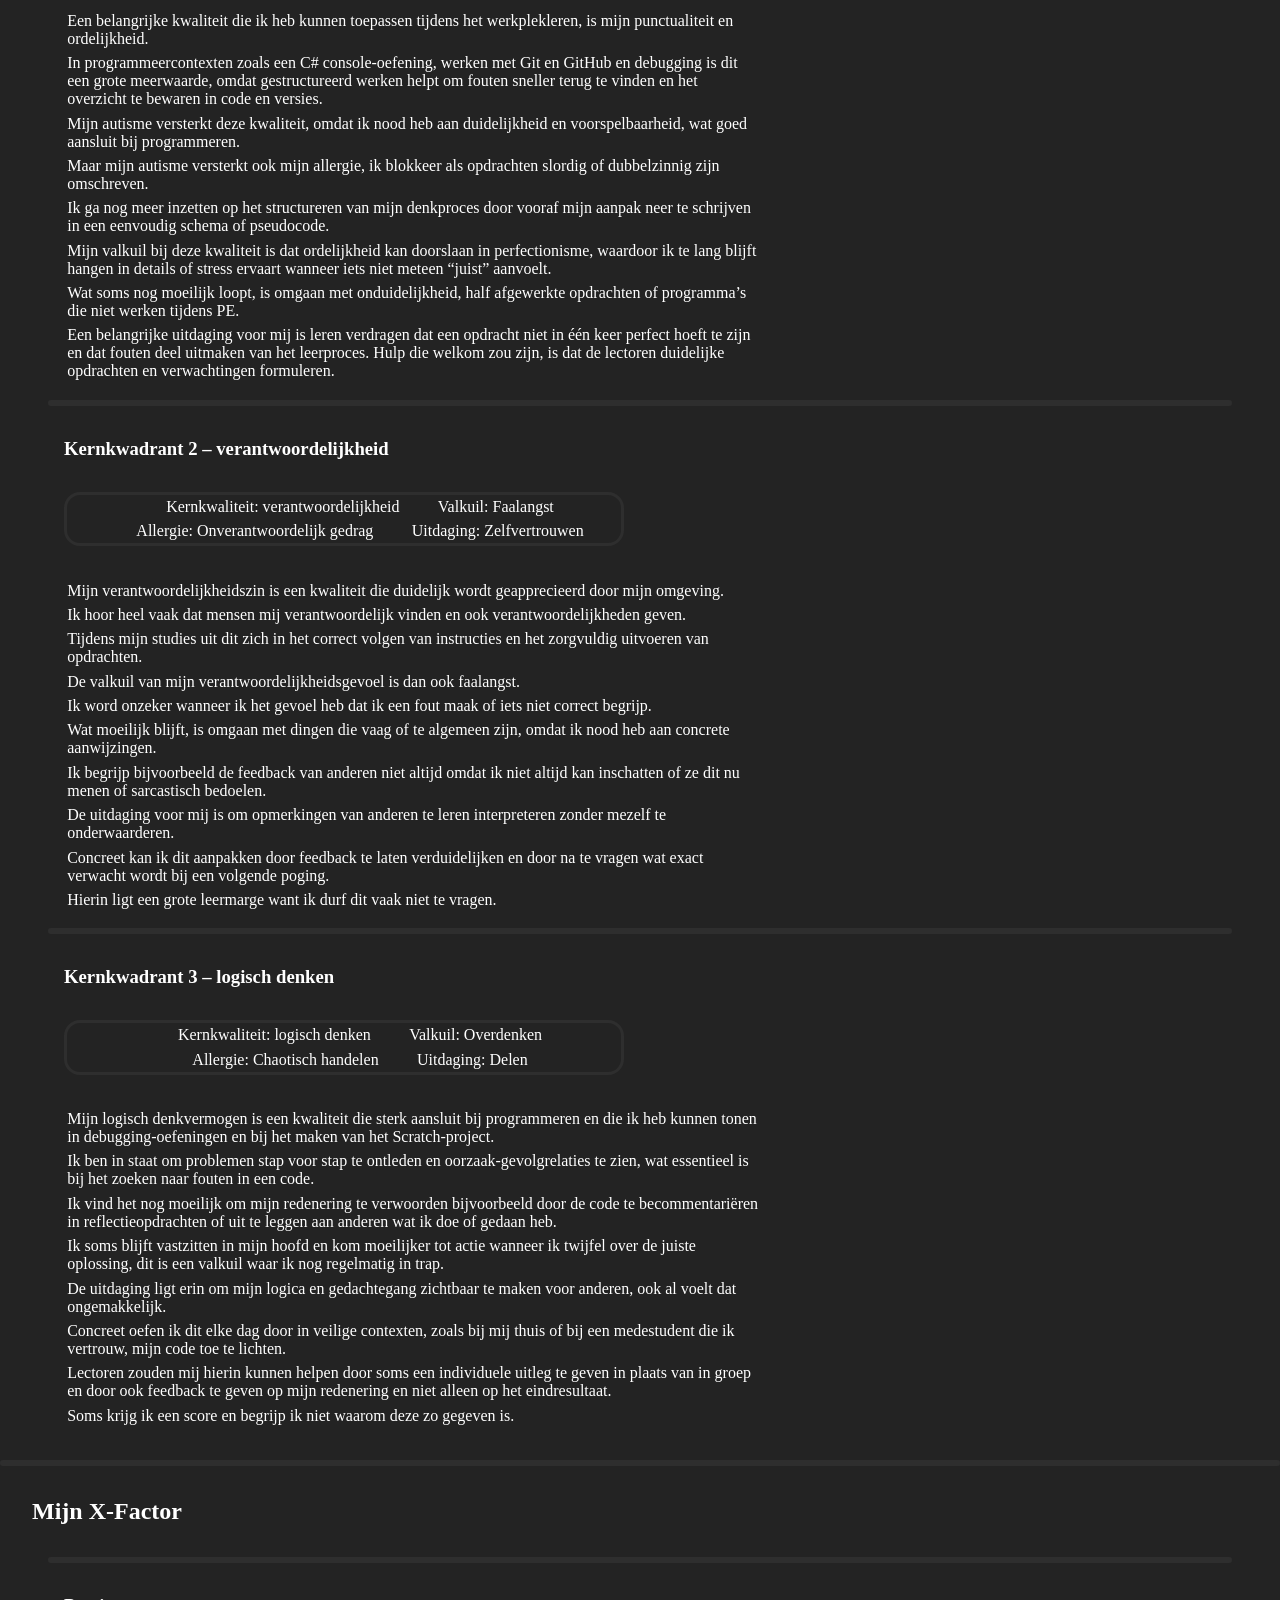
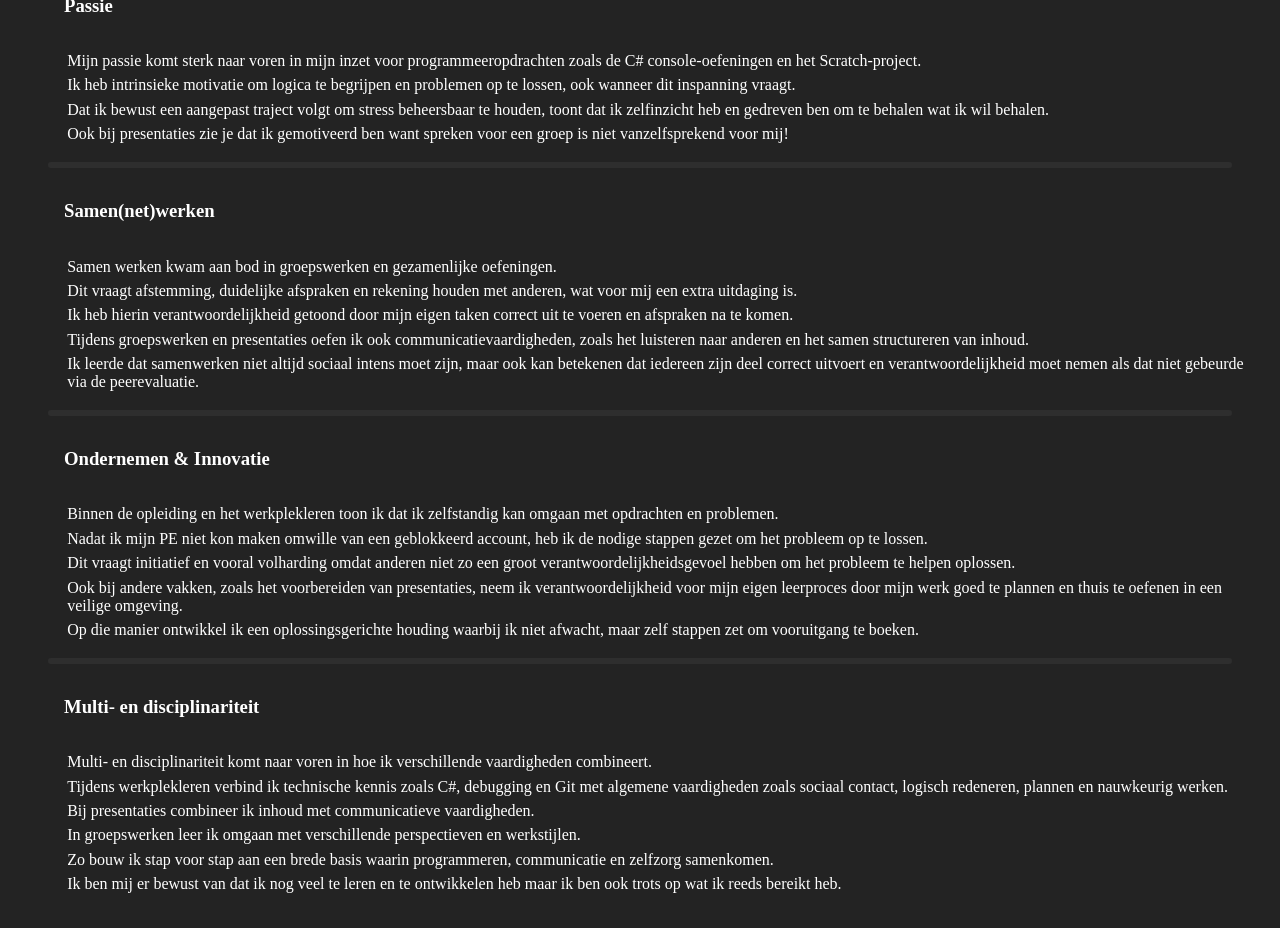
<file: reflect.html>
<!DOCTYPE html>
<html lang="en">
<head>
    <meta charset="UTF-8">
    <title>reflect</title>
    <link rel="stylesheet" href="index.css">
    <link rel="stylesheet" href="reflect.css">
</head>
<body>
<header>
    <h1>Reflection</h1>
</header>
<nav>
    <a href="index.html">Home</a>
    <a href="LogBook.html">LogBook</a>
    <a href="Develpment.html">Development</a>
    <a href="assignment.html">Assignments</a>
    <a href="reflect.html">Reflect</a>
    <a href="https://pxl-grpro-wpl1-2526.github.io/curriculum-vitae-Goedhuys-Ricco-Unbanned/" target="_blank">CV</a>

</nav>
<main>
    <section id="AIM-reflect">
        <h2>AIM-reflectie</h2>
        <hr class="hr">
<h3>WPL1 context</h3>
    <p>Tijdens Werkplekleren 1 maakte ik
        voor het eerst op een gestructureerde manier kennis met het professionele werkveld.</p><p>
        In deze periode lag de focus niet zozeer op zelf uitvoeren,
    maar op observeren en inzicht krijgen in hoe het werkveld functioneert.</p><p>
    Via opdrachten kreeg ik een duidelijker beeld van mogelijke rollen binnen
    de IT-sector en van de verwachtingen die aan een beginnende professional worden gesteld.</p><p>
    Deze periode hielp mij om de link te leggen tussen de opleiding en de praktijk.</p>
        <hr class="hr">
    <h3>Positief</h3>
    <p>Een bijzonder positief element van Werkplekleren 1
        vond ik Vooral de sessies waarin professionals hun
        job en carrièrepad toelichtten, vond ik leerzaam en motiverend.</p><p>
    Het was interessant om te zien hoe breed het IT-werkveld is en hoeveel
    verschillende functies er bestaan.</p><p>
    Deze momenten maakten de opleiding concreter en gaven mij meer motivatie,
    omdat ik beter begreep waar ik naartoe kan werken.</p>
        <hr class="hr">
    <h3>Minder leuk</h3>
    <p>Een minder leuk aspect van WPL1 vond ik dat sommige onderdelen vrij abstract bleven.</p><p>
    Omdat we vooral observeerden en weinig zelf uitvoerden, voelde het soms alsof ik nog te
    weinig praktisch bezig was.</p><p>
    Daarnaast vond ik het soms frustrerend dat niet alles meteen duidelijk was,
    zoals verwachtingen bij opdrachten of het doel van bepaalde sessies. </p><p>
    Dit zorgde af en toe voor onzekerheid en maakte het moeilijker om alles correct
    te plaatsen binnen mijn leerproces.</p>
        <hr class="hr">
    <h3>Inzichten</h3>
    <p>Tijdens Werkplekleren 1 heb ik verschillende nieuwe inzichten opgedaan.</p><p>
    Ik besef nu dat technische kennis alleen niet volstaat en dat ook communicatie,
    samenwerking en een professionele houding zeer belangrijk zijn. </p><p>
    Daarnaast heb ik geleerd dat het normaal is om niet alles meteen te begrijpen en
    dat vragen stellen een belangrijk onderdeel is van leren.</p><p>
    Deze inzichten wil ik meenemen naar het vervolg van werkplekleren
    en mijn verdere studies door actiever te communiceren, gerichter
    te reflecteren en bewuster te werken aan mijn professionele vaardigheden.</p>
        <hr class="hr">
    <h3>Succes</h3>
    <p>Een persoonlijk succes tijdens Werkplekleren 1 vind ik dat ik mijn blik
        op de opleiding en het werkveld heb kunnen verruimen.</p><p>
    Ik ben trots op het feit dat ik heb leren reflecteren over mijn
    eigen sterktes en werkpunten.</p><p>
    De professionals die hun ervaringen deelden,
    hebben indruk op mij gemaakt omdat zij toonden dat iedereen
    zijn eigen groeipad volgt en dat fouten maken bij dat proces hoort.</p><p>
    Dit gaf mij meer vertrouwen in mijn eigen ontwikkeling en motivatie
    om verder te groeien binnen de opleiding.</p>
    </section>
    <hr>
    <section id="KernKwadranten">
     <h2>Kernkwadranten</h2>
        <hr class="hr">
        <div id="KernKwadranten_1">
            <h3>Kernkwadrant 1 – Punctualiteit en ordelijkheid</h3>
            <div class="div_kernkwadranten">
                <p>Kernkwaliteit: <span class="span_kernkwadranten">Ordelijkheid</span></p>
                <p>Valkuil: <span class="span_kernkwadranten">Perfectionisme</span></p>
                <p>Allergie: <span class="span_kernkwadranten">Slordigheid</span></p>
                <p>Uitdaging: <span class="span_kernkwadranten">Flexibiliteit</span></p>
            </div>
            <div class="div_kernkwadranten_p">
                <p>Een belangrijke kwaliteit die ik heb kunnen toepassen
                    tijdens het werkplekleren, is mijn punctualiteit en ordelijkheid.</p><p>
                In programmeercontexten zoals een C# console-oefening,
                werken met Git en GitHub en debugging is dit een grote meerwaarde,
                omdat gestructureerd werken helpt om fouten sneller terug te vinden
                en het overzicht te bewaren in code en versies.</p><p>
                Mijn autisme versterkt deze kwaliteit, omdat ik nood heb
                aan duidelijkheid en voorspelbaarheid, wat goed aansluit bij programmeren.</p><p>
                Maar mijn autisme versterkt ook mijn allergie, ik blokkeer als opdrachten
                slordig of dubbelzinnig zijn omschreven. </p><p>
                Ik ga nog meer inzetten op het structureren van mijn denkproces door
                vooraf mijn aanpak neer te schrijven in een eenvoudig schema of pseudocode.</p><p>
                Mijn valkuil bij deze kwaliteit is dat ordelijkheid kan doorslaan in
                perfectionisme, waardoor ik te lang blijft hangen in details of stress
                ervaart wanneer iets niet meteen “juist” aanvoelt.</p><p>
                Wat soms nog moeilijk loopt, is omgaan met onduidelijkheid,
                half afgewerkte opdrachten of programma’s die niet werken tijdens PE.</p><p>
                Een belangrijke uitdaging voor mij is leren verdragen dat een opdracht
                niet in één keer perfect hoeft te zijn en dat fouten deel uitmaken van het
                leerproces. Hulp die welkom zou zijn, is dat de lectoren duidelijke
                opdrachten en verwachtingen formuleren.</p>
            </div>

        </div>
        <hr class="hr">
        <div id="KernKwadranten_2">
            <h3>Kernkwadrant 2 – verantwoordelijkheid</h3>
            <div class="div_kernkwadranten">
                <p>Kernkwaliteit: <span class="span_kernkwadranten">verantwoordelijkheid</span></p>
                <p>Valkuil: <span class="span_kernkwadranten">Faalangst</span></p>
                <p>Allergie: <span class="span_kernkwadranten">Onverantwoordelijk gedrag</span></p>
                <p>Uitdaging: <span class="span_kernkwadranten">Zelfvertrouwen</span></p>
            </div>
            <div class="div_kernkwadranten_p">
                <p>Mijn verantwoordelijkheidszin is een kwaliteit die duidelijk wordt
                    geapprecieerd door mijn omgeving.</p><p>
                Ik hoor heel vaak dat mensen mij verantwoordelijk
                vinden en ook verantwoordelijkheden geven.</p><p>
                Tijdens mijn studies uit dit zich in het correct
                volgen van instructies en het zorgvuldig uitvoeren van opdrachten.</p><p>
                De valkuil van mijn verantwoordelijkheidsgevoel is dan ook faalangst.</p><p>
                Ik word onzeker wanneer ik het gevoel heb dat ik een fout maak of iets
                niet correct begrijp.</p><p>
                Wat moeilijk blijft, is omgaan met
                dingen die vaag of te algemeen zijn, omdat ik nood heb aan concrete aanwijzingen.</p><p>
                Ik begrijp bijvoorbeeld de feedback van anderen niet altijd omdat
                ik niet altijd kan inschatten of ze dit nu menen of sarcastisch bedoelen.</p><p>
                De uitdaging voor mij is om opmerkingen van anderen te leren interpreteren
                zonder mezelf te onderwaarderen.</p><p>
                Concreet kan ik dit aanpakken door feedback te laten verduidelijken
                en door na te vragen wat exact verwacht wordt bij een volgende poging.</p><p>
                Hierin ligt een grote leermarge want ik durf dit vaak niet te vragen.</p>
            </div>

        </div>
        <hr class="hr">
        <div id="KernKwadranten_3">
            <h3>Kernkwadrant 3 – logisch denken</h3>
            <div class="div_kernkwadranten">
                <p>Kernkwaliteit: <span class="span_kernkwadranten">logisch denken</span></p>
                <p>Valkuil: <span class="span_kernkwadranten">Overdenken</span></p>
                <p>Allergie: <span class="span_kernkwadranten">Chaotisch handelen</span></p>
                <p>Uitdaging: <span class="span_kernkwadranten">Delen</span></p>
            </div>
            <div class="div_kernkwadranten_p">
                <p>Mijn logisch denkvermogen is een kwaliteit die sterk aansluit
                    bij programmeren en die ik heb kunnen tonen in debugging-oefeningen
                    en bij het maken van het Scratch-project.</p><p>
                Ik ben in staat om problemen stap voor stap te ontleden
                en oorzaak-gevolgrelaties te zien, wat essentieel is bij het zoeken
                naar fouten in een code.</p><p>
                Ik vind het nog moeilijk om mijn redenering
                te verwoorden bijvoorbeeld door de code te becommentariëren
                in reflectieopdrachten of uit te leggen aan anderen wat ik doe of gedaan heb.</p><p>
                Ik soms blijft vastzitten in mijn hoofd en kom moeilijker tot actie wanneer
                ik twijfel over de juiste oplossing, dit is een valkuil waar ik nog regelmatig
                in trap.</p><p>
                De uitdaging ligt erin om mijn logica en gedachtegang zichtbaar
                te maken voor anderen, ook al voelt dat ongemakkelijk.</p><p>
                Concreet oefen ik dit elke dag door in veilige contexten,
                zoals bij mij thuis of bij een medestudent die ik vertrouw,
                mijn code toe te lichten.</p><p>
                Lectoren zouden mij hierin kunnen helpen door
                soms een individuele uitleg te geven in plaats van in groep en door
                ook feedback te geven op mijn redenering en niet alleen op het eindresultaat.</p><p>
                Soms krijg ik een score en begrijp ik niet waarom deze zo gegeven is. </p>
            </div>

        </div>
    </section>
    <hr>
    <section id="X_Factor">
        <h2>Mijn X-Factor</h2>
        <hr class="hr">
        <div class="div_X_Factor">
            <h3>Passie</h3>
            <p>Mijn passie komt sterk naar voren in mijn inzet
                voor programmeeropdrachten zoals de C# console-oefeningen
                en het Scratch-project.</p><p>
            Ik heb intrinsieke motivatie om logica
            te begrijpen en problemen op te lossen,
            ook wanneer dit inspanning vraagt.</p><p>
            Dat ik bewust een aangepast traject volgt om
            stress beheersbaar te houden, toont dat ik
            zelfinzicht heb en gedreven ben om te behalen wat ik wil behalen.</p><p>
            Ook bij presentaties zie je dat ik gemotiveerd ben want spreken
            voor een groep is niet vanzelfsprekend voor mij!</p>
        </div>
        <hr class="hr">
        <div class="div_X_Factor">
            <h3>Samen(net)werken</h3>
            <p>Samen werken kwam aan bod
                in groepswerken en gezamenlijke oefeningen.</p><p>
        Dit vraagt afstemming, duidelijke afspraken en rekening
        houden met anderen, wat voor mij een extra uitdaging is.</p><p>
        Ik heb hierin verantwoordelijkheid getoond door mijn eigen taken
        correct uit te voeren en afspraken na te komen.</p><p>
        Tijdens groepswerken en presentaties oefen ik ook
        communicatievaardigheden, zoals het luisteren naar
        anderen en het samen structureren van inhoud.</p><p>
        Ik leerde dat samenwerken niet altijd sociaal intens moet zijn,
        maar ook kan betekenen dat iedereen zijn deel correct uitvoert
        en verantwoordelijkheid moet nemen als dat niet gebeurde via de peerevaluatie.</p>
        </div>
        <hr class="hr">
        <div class="div_X_Factor">
            <h3>Ondernemen & Innovatie</h3>
            <p>Binnen de opleiding en het werkplekleren toon ik dat ik
                zelfstandig kan omgaan met opdrachten en problemen.</p><p>
        Nadat ik mijn PE niet kon maken omwille van een geblokkeerd account,
        heb ik de nodige stappen gezet om het probleem op te lossen.</p><p>
        Dit vraagt initiatief en vooral volharding omdat anderen niet
        zo een groot verantwoordelijkheidsgevoel hebben om het probleem
        te helpen oplossen.</p><p>
        Ook bij andere vakken, zoals het voorbereiden van presentaties,
        neem ik verantwoordelijkheid voor mijn eigen leerproces door mijn
        werk goed te plannen en thuis te oefenen in een veilige omgeving.</p><p>
        Op die manier ontwikkel ik een oplossingsgerichte houding waarbij
        ik niet afwacht, maar zelf stappen zet om vooruitgang te boeken.</p>
        </div>
        <hr class="hr">
        <div class="div_X_Factor">
            <h3>Multi- en disciplinariteit</h3>
            <p>Multi- en disciplinariteit komt naar voren in hoe ik verschillende
                vaardigheden combineert.</p><p>
        Tijdens werkplekleren verbind ik technische kennis zoals C#,
        debugging en Git met algemene vaardigheden zoals sociaal contact,
        logisch redeneren, plannen en nauwkeurig werken.</p><p>
        Bij presentaties combineer ik inhoud met communicatieve vaardigheden.</p><p>
        In groepswerken leer ik omgaan met verschillende perspectieven en werkstijlen.</p><p>
        Zo bouw ik stap voor stap aan een brede basis waarin programmeren,
        communicatie en zelfzorg samenkomen.</p><p>
        Ik ben mij er bewust van dat ik nog veel te leren en te ontwikkelen heb
        maar ik ben ook trots op wat ik reeds bereikt heb.</p>
        </div>
    </section>
</main>
</body>
</html>
</file>
<file: index.css>
*{
    box-sizing: border-box;
    margin: 0;
    padding: 0;
    color: white;
}
body{
    background: #232323;
}
header{
    background: #1B1B1B;
    height: 10rem;
    width: 100%;
    display: flex;
    justify-content: center;
    align-items: center;
    color: white;
}
header h1{
    font-size: 4rem;
}
nav{
    background: #2E2E2E;
    height: 2.8rem;
    width: 100%;
    display: flex;
    justify-content: space-evenly;
    align-items: center;
}
a {
    text-decoration: none;
}
hr{
    border: 0.2rem solid #2E2E2E;
    border-radius: 1rem;
}
</file>
<file: home.css>
p{
    padding: 0.5rem;
    font-size: 1.5rem;
}
section{
    padding: 1.5rem;
    display: flex;
    flex-direction: column;
    justify-content: center;
    align-items: center;
}
</file>
<file: assignment.css>
section{
    margin: 2rem;
}
h2{
    margin-top: 2rem;
    margin-bottom: 2rem;
}
h3{
    margin: 2rem;
}
p{

    padding: 0.2rem;
}
li{
    margin-left: 2rem;
}
#section_semester_1{
        display: flex;
        flex-wrap: wrap;

        margin-bottom: 4rem;
        width: 100%;
        padding: 1.5rem;
}
div{
    border: 0.2rem solid #2E2E2E;
    border-radius: 1rem;
    margin: 1rem;
    max-width: 30rem;
    padding: 1.5rem;
}
.spanBeschrijving{
color: #00c0ff;
}
.spanUitdagingen{
    color: #ff3030;
}
.spanBijgeleerd{
    color: #2fff2f;
}
.hr{
    border: 0.2rem solid #2E2E2E;
    border-radius: 1rem;
    margin: 1rem;
}
</file>
<file: reflect.css>
section{
    margin: 2rem;
}
h2{
    margin-top: 2rem;
    margin-bottom: 2rem;
}
h3{
    margin: 2rem;
}
p{
    margin-left: 2rem;
    padding: 0.2rem;
}
.div_kernkwadranten{
    display: flex;
    flex-direction: row;
    flex-wrap: wrap;
    justify-content: center;
    align-items: center;
    margin: 2rem;
    border: 0.2rem solid #2E2E2E;
    width: 35rem;
    border-radius: 1rem;
    height: auto;
}
.hr{
    border: 0.2rem solid #2E2E2E;
    border-radius: 1rem;
    margin: 1rem;
}
.div_kernkwadranten_p{
    display: flex;
    flex-direction: row;
    flex-wrap: wrap;
    width: 60%;
}
</file>
<file: develpment.css>
h2, h3, h4{
    margin: 1.5rem;
}
p{
    margin: 0.5rem 0.5rem 0.5rem 2rem;
}
ol{
    margin: 1rem;
}
li{
    margin: 1rem;
}
div{
    margin: 2.8rem;
}
table{
    border-collapse: collapse;
    width: 100%;
  margin-top: 2rem;
}
th, td{
    border: 1px solid #2E2E2E;
    text-align: center;
    padding: 0.8rem;
}
th{
    text-align: center;
    background: #1B1B1B;
    height: 4rem;
}
</file>
<file: logbook.css>
table{
    border-collapse: collapse;
    width: 100%;
}
th, td{
    border: 1px solid #2E2E2E;
    text-align: center;
padding: 0.8rem;
}
th{
    text-align: center;
    background: #1B1B1B;
    height: 4rem;
}
ul{
    list-style: none;
}
li{
    padding: 0.5rem;
}
</file>
